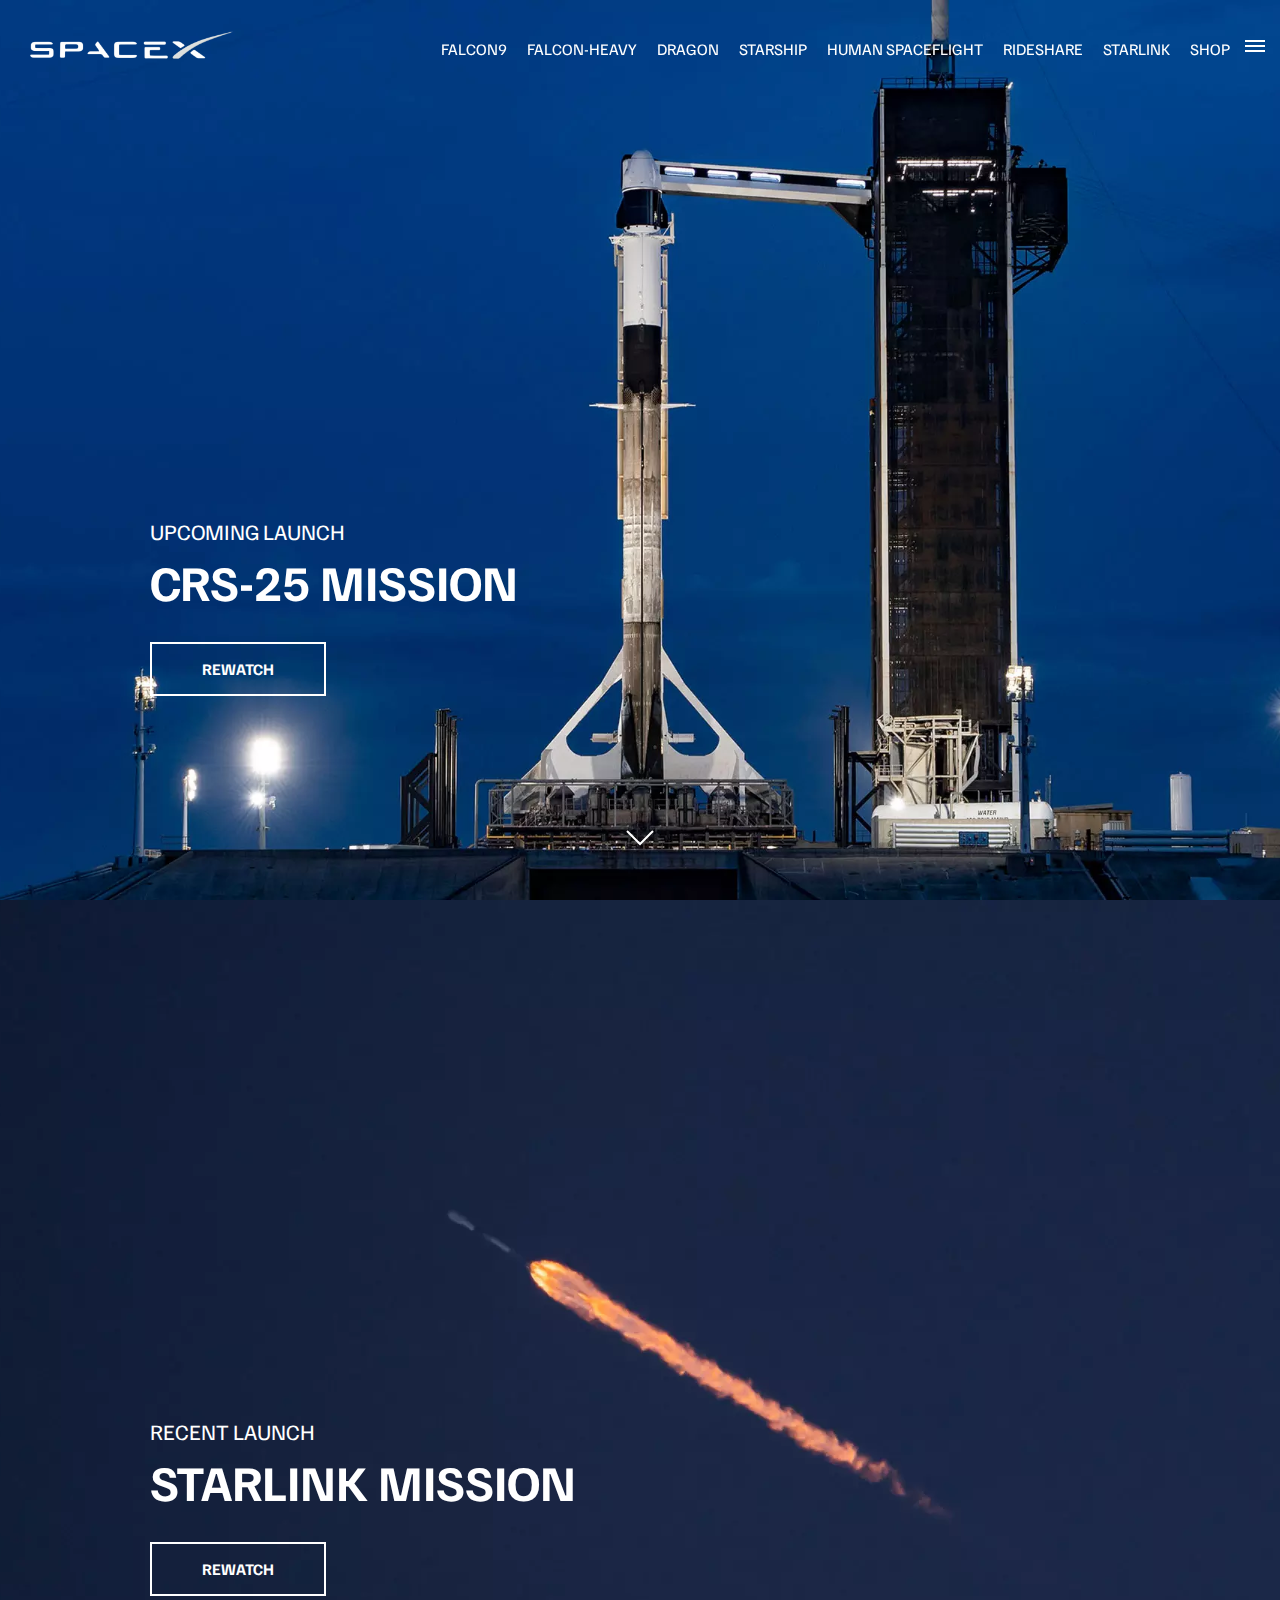
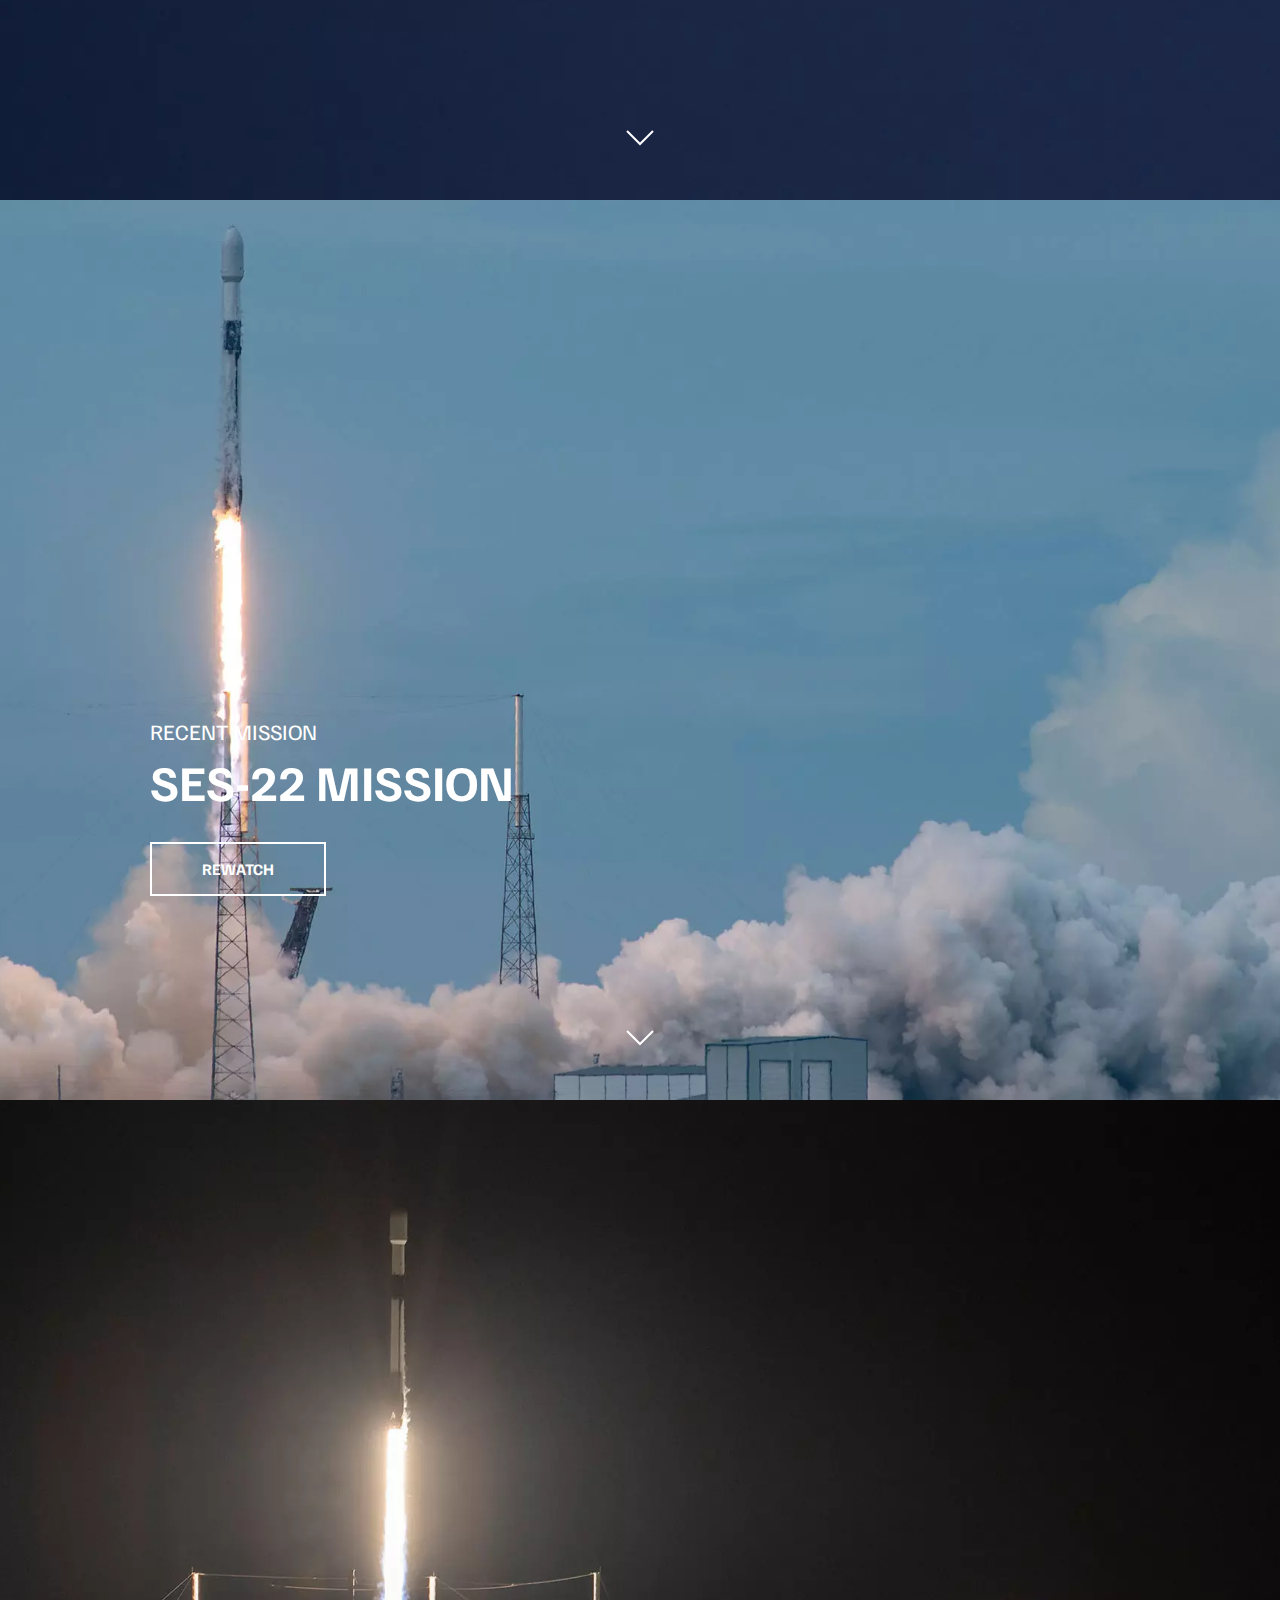
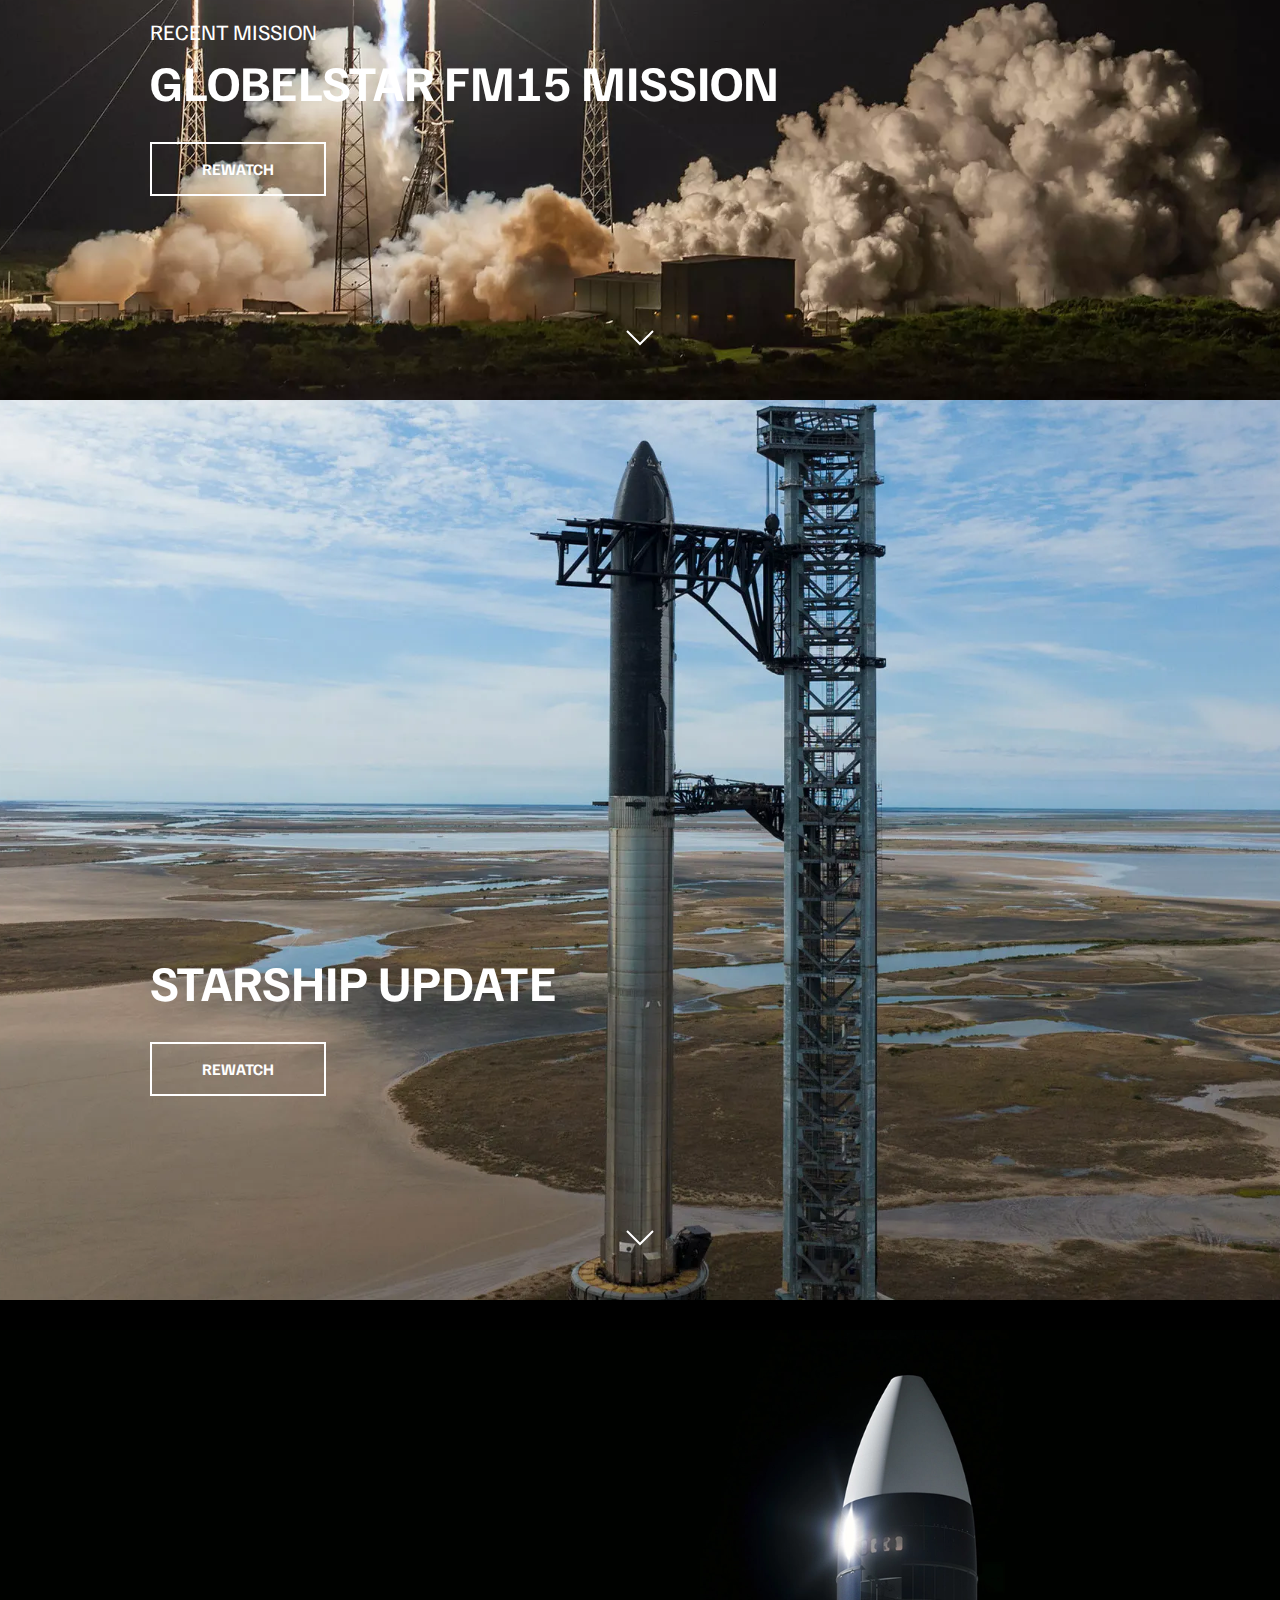
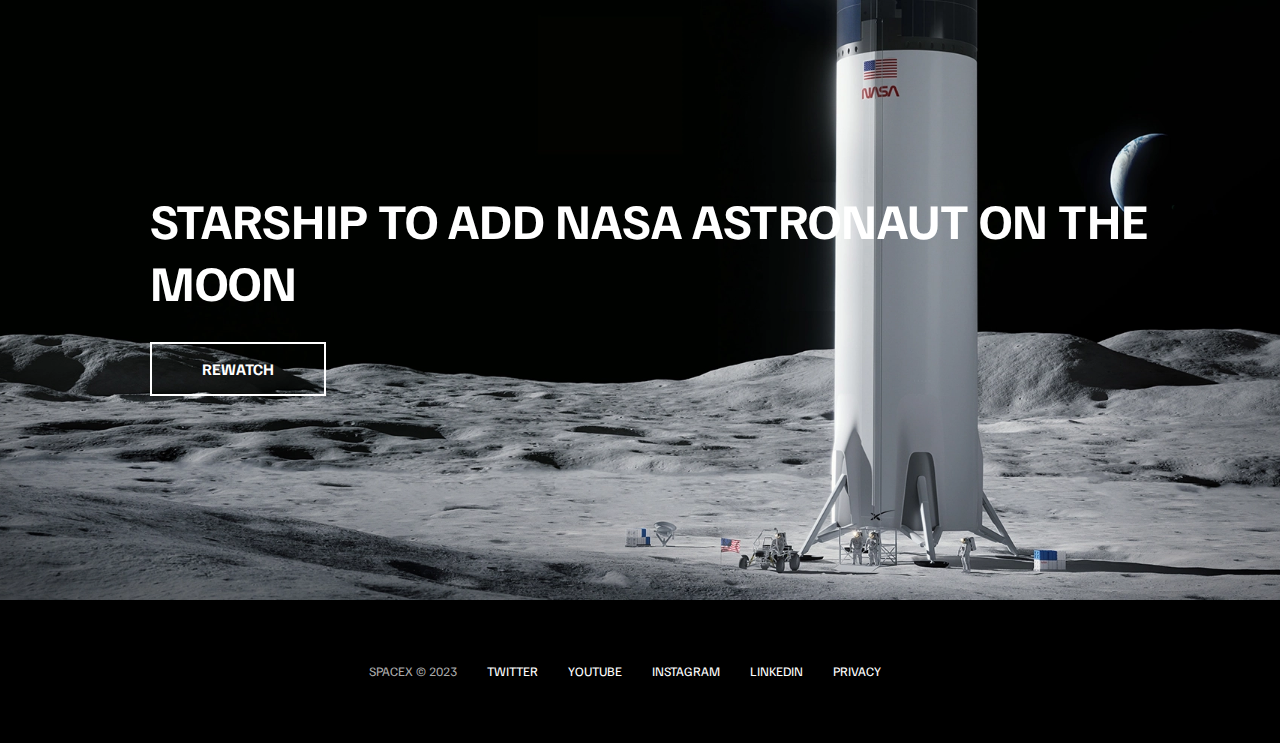
<file: index.html>
<!DOCTYPE html>
<html lang="en">

<head>
    <meta charset="UTF-8">
    <meta name="viewport" content="width=device-width, initial-scale=1.0">
    <title>SpaceX</title>
    <link rel="stylesheet" href="index.css">
    <script src="index.js" defer></script>
</head>

<body>
    <div id="overlay"></div>
    <div id="mobile-menu" class="mobile-main-menu">
        <ul>
            <li><a href="#">Mission</a></li>
            <li><a href="#">Launches</a></li>
            <li><a href="#">Careers</a></li>
            <li><a href="#">Updates</a></li>
            <li><a href="#">Shop</a></li>
            <li class="moblie-only"><a href="falcon9.html">falcon9</a></li>
            <li class="moblie-only"><a href="falcon-heavy.html">falcon-heavy</a></li>
            <li class="moblie-only"><a href="dragon.html">dragon</a></li>
            <li class="moblie-only"><a href="#">Starship</a></li>
            <li class="moblie-only"><a href="#">Human Spaceflight</a></li>
            <li class="moblie-only"><a href="#">Rideshare</a></li>
            <li class="moblie-only"><a href="#">Starlink</a></li>
        </ul>
    </div>
    

        <header class="main-header">
            <div class="logo">
                <a href="index.html">
                    <img src="img/logo.png" alt="SpaceX">
                </a>
            </div>
            <nav class="desktop-main-menu">
                <ul>
                    <li><a href="falcon9.html">falcon9</a></li>
                    <li><a href="falcon-heavy.html">falcon-heavy</a></li>
                    <li><a href="dragon.html">dragon</a></li>
                    <li><a href="#">Starship</a></li>
                    <li><a href="#">Human Spaceflight</a></li>
                    <li><a href="#">Rideshare</a></li>
                    <li><a href="#">Starlink</a></li>
                    <li><a href="#">shop</a></li>

                </ul>

            </nav>
        </header>

        <!-- Hamburger Menu -->

        <button id="menu-btn" class="Hamburger" type="button">
            <span class="hamburger-top"></span>
            <span class="hamburger-middle"></span>
            <span class="hamburger-bottom"></span>
        </button>


        <!-- Section A -->
        <section class="section-a">
            <div class="section-inner">
                <h4>Upcoming Launch</h4>
                <h2>CRS-25 Mission</h2>
                <a href="#" class="btn">
                    <div class="hover"></div>
                    <span>Rewatch</span>
                </a>

            </div>
            <div class="scroll-arrow">
                <svg width="30px" height="20px">
                    <path stroke="#ffffff" fill="none" stroke-width="2px"
                        d="M2.000,5.000 L15.000,18.000 L28.000,5.000 ">
                    </path>
                </svg>

            </div>

        </section>

        <!-- Section B -->
        <section class="section-b">
            <div class="section-inner">
                <h4>Recent Launch</h4>
                <h2>Starlink Mission</h2>
                <a href="#" class="btn">
                    <div class="hover"></div>
                    <span>Rewatch</span>
                </a>

            </div>
            <div class="scroll-arrow">
                <svg width="30px" height="20px">
                    <path stroke="#ffffff" fill="none" stroke-width="2px"
                        d="M2.000,5.000 L15.000,18.000 L28.000,5.000 ">
                    </path>
                </svg>

            </div>

        </section>

        <!-- Section c -->
        <section class="section-c">
            <div class="section-inner">
                <h4>Recent Mission</h4>
                <h2>SES-22 Mission</h2>
                <a href="#" class="btn">
                    <div class="hover"></div>
                    <span>Rewatch</span>
                </a>

            </div>
            <div class="scroll-arrow">
                <svg width="30px" height="20px">
                    <path stroke="#ffffff" fill="none" stroke-width="2px"
                        d="M2.000,5.000 L15.000,18.000 L28.000,5.000 ">
                    </path>
                </svg>

            </div>

        </section>

        <!-- Section D -->
        <section class="section-d">
            <div class="section-inner">
                <h4>Recent Mission</h4>
                <h2>Globelstar FM15 Mission</h2>
                <a href="#" class="btn">
                    <div class="hover"></div>
                    <span>Rewatch</span>
                </a>

            </div>
            <div class="scroll-arrow">
                <svg width="30px" height="20px">
                    <path stroke="#ffffff" fill="none" stroke-width="2px"
                        d="M2.000,5.000 L15.000,18.000 L28.000,5.000 ">
                    </path>
                </svg>

            </div>

        </section>

        <!-- Section E -->
        <section class="section-e">
            <div class="section-inner">
                <h2>Starship Update</h2>
                <a href="#" class="btn">
                    <div class="hover"></div>
                    <span>Rewatch</span>
                </a>

            </div>
            <div class="scroll-arrow">
                <svg width="30px" height="20px">
                    <path stroke="#ffffff" fill="none" stroke-width="2px"
                        d="M2.000,5.000 L15.000,18.000 L28.000,5.000 ">
                    </path>
                </svg>

            </div>

        </section>

        <!-- Section F -->
        <section class="section-f">
            <div class="section-inner">
                <h2>Starship to add NASA astronaut on the moon</h2>
                <a href="#" class="btn">
                    <div class="hover"></div>
                    <span>Rewatch</span>
                </a>

            </div>

        </section>

        <footer>
            <ul>
                <li>SpaceX &copy; 2023</li>
                <li><a href="#">Twitter</a></li>
                <li><a href="#">Youtube</a></li>
                <li><a href="#">Instagram</a></li>
                <li><a href="#">LinkedIn</a></li>
                <li><a href="#">Privacy</a></li>
            </ul>
        </footer>



</body>

</html>
</file>
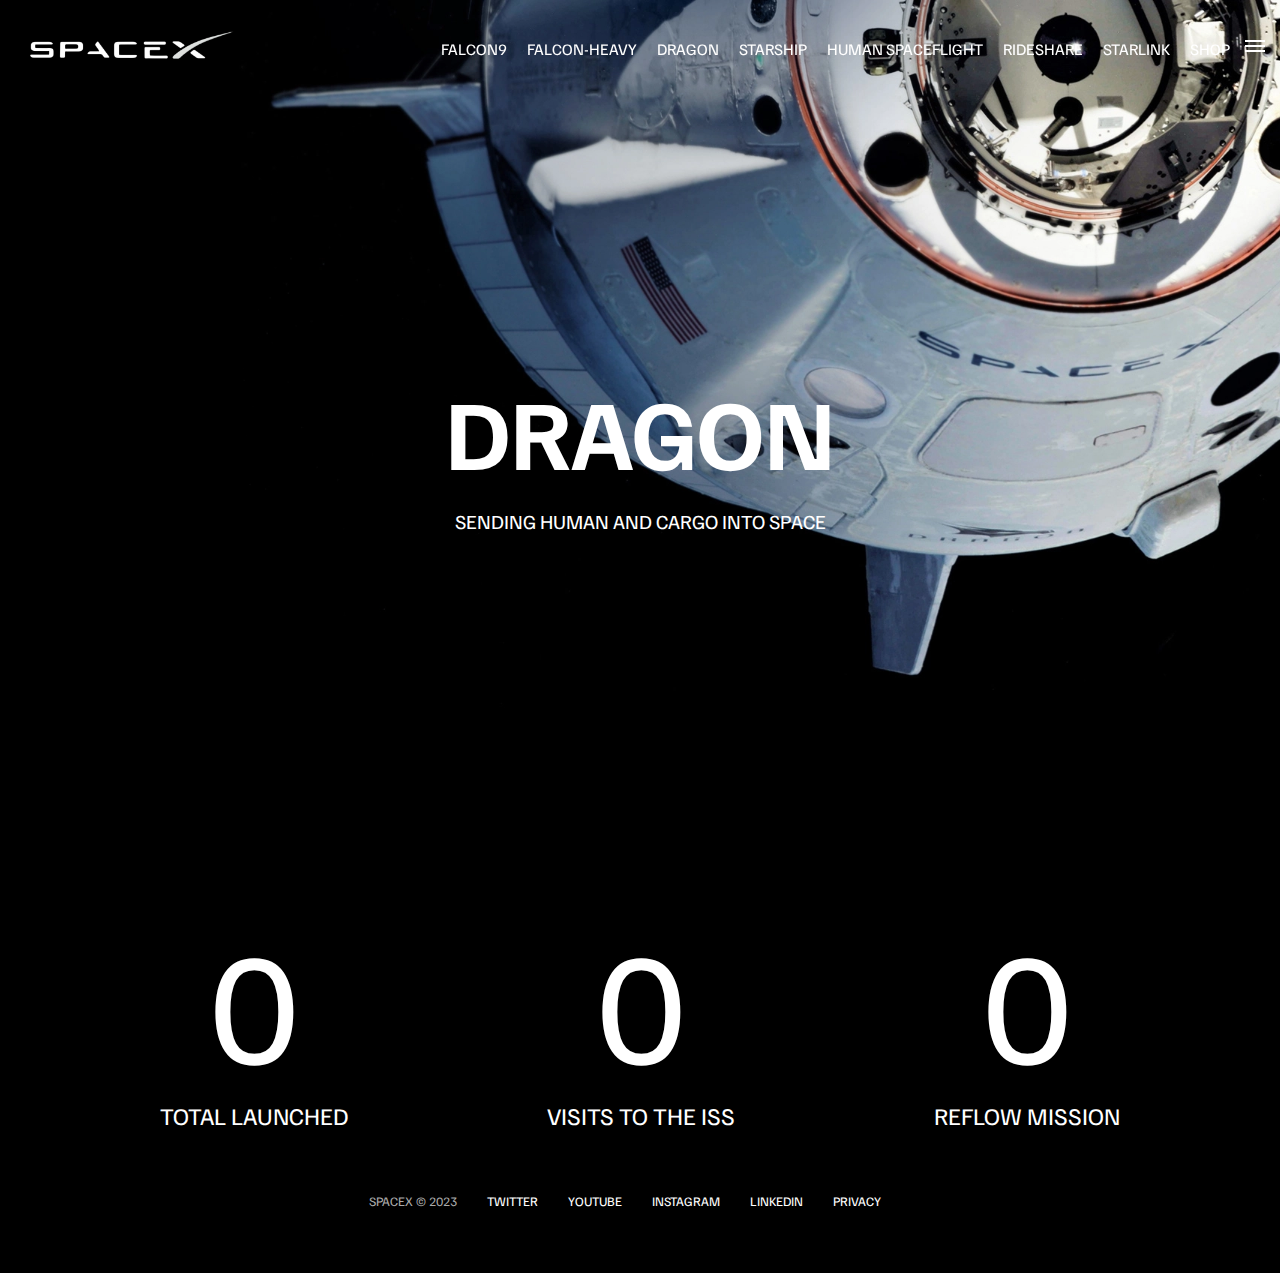
<file: dragon.html>
<!DOCTYPE html>
<html lang="en">

<head>
    <meta charset="UTF-8">
    <meta name="viewport" content="width=device-width, initial-scale=1.0">
    <title>Dragon</title>
    <link rel="stylesheet" href="index.css">
    <script src="index.js" defer></script>
</head>

<body>
    <div id="overlay"></div>
    <div id="mobile-menu" class="mobile-main-menu">
        <ul>
            <li><a href="#">Mission</a></li>
            <li><a href="#">Launches</a></li>
            <li><a href="#">Careers</a></li>
            <li><a href="#">Updates</a></li>
            <li><a href="#">Shop</a></li>
            <li class="moblie-only"><a href="falcon9.html">falcon9</a></li>
            <li class="moblie-only"><a href="falcon-heavy.html">falcon-heavy</a></li>
            <li class="moblie-only"><a href="dragon.html">dragon</a></li>
            <li class="moblie-only"><a href="#">Starship</a></li>
            <li class="moblie-only"><a href="#">Human Spaceflight</a></li>
            <li class="moblie-only"><a href="#">Rideshare</a></li>
            <li class="moblie-only"><a href="#">Starlink</a></li>
        </ul>
    </div>


    <header class="main-header">
        <div class="logo">
            <a href="index.html">
                <img src="img/logo.png" alt="SpaceX">
            </a>
        </div>
        <nav class="desktop-main-menu">
            <ul>
                <li><a href="falcon9.html">falcon9</a></li>
                <li><a href="falcon-heavy.html">falcon-heavy</a></li>
                <li><a href="dragon.html">dragon</a></li>
                <li><a href="#">Starship</a></li>
                <li><a href="#">Human Spaceflight</a></li>
                <li><a href="#">Rideshare</a></li>
                <li><a href="#">Starlink</a></li>
                <li><a href="#">shop</a></li>

            </ul>

        </nav>
    </header>

    <!-- Hamburger Menu -->

    <button id="menu-btn" class="Hamburger" type="button">
        <span class="hamburger-top"></span>
        <span class="hamburger-middle"></span>
        <span class="hamburger-bottom"></span>
    </button>

    <section class="section-animate bg-dragon"></section>
    <div class="section-inner-center">
      <h3> Dragon</h3>
      <p> Sending Human and cargo into space</p>
    </div>    
    <div class="stats">
        <div>
            <span class="counter" data-target="34">0</span>
            <h4>Total Launched</h4>
        </div>
        <div>
            <span class="counter" data-target="31">0</span>
            <h4>Visits to the ISS</h4>
        </div>
        <div>
            <span class="counter" data-target="13">0</span>
            <h4>Reflow Mission</h4>
        </div>
    </div>

    <footer>
        <ul>
            <li>SpaceX &copy; 2023</li>
            <li><a href="#">Twitter</a></li>
            <li><a href="#">Youtube</a></li>
            <li><a href="#">Instagram</a></li>
            <li><a href="#">LinkedIn</a></li>
            <li><a href="#">Privacy</a></li>
        </ul>
    </footer>



</body>

</html>
</file>
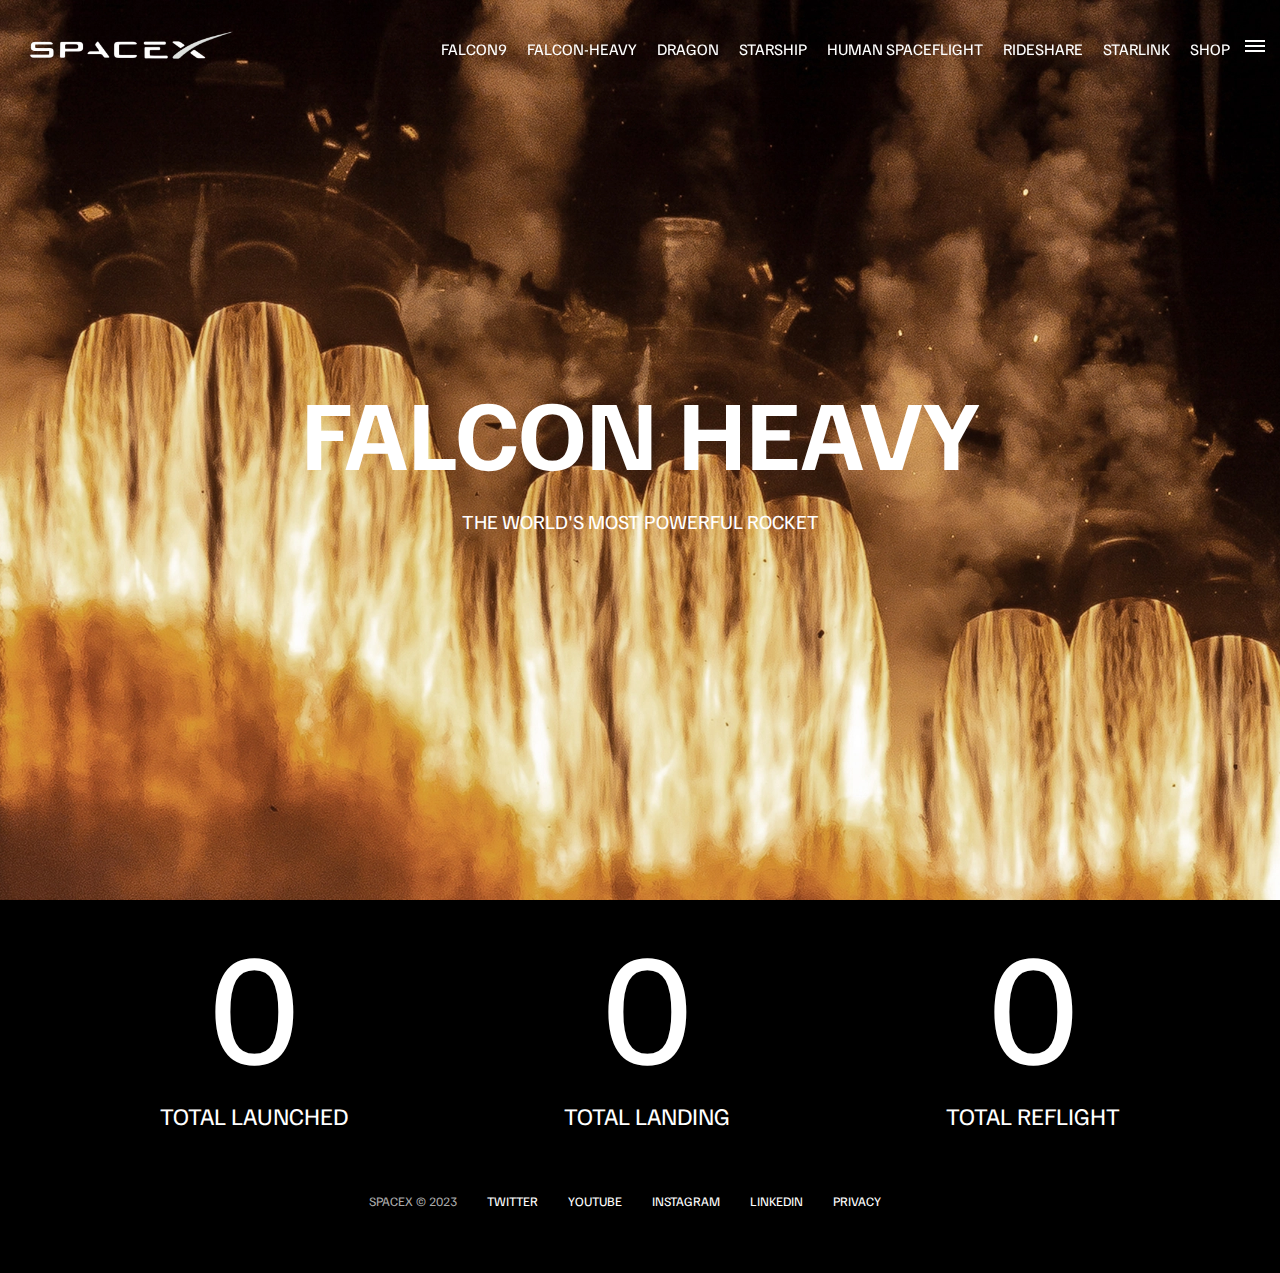
<file: falcon-heavy.html>
<!DOCTYPE html>
<html lang="en">

<head>
    <meta charset="UTF-8">
    <meta name="viewport" content="width=device-width, initial-scale=1.0">
    <title>SpaceX-falcon Heavy</title>
    <link rel="stylesheet" href="index.css">
    <script src="index.js" defer></script>
</head>

<body>
    <div id="overlay"></div>
    <div id="mobile-menu" class="mobile-main-menu">
        <ul>
            <li><a href="#">Mission</a></li>
            <li><a href="#">Launches</a></li>
            <li><a href="#">Careers</a></li>
            <li><a href="#">Updates</a></li>
            <li><a href="#">Shop</a></li>
            <li class="moblie-only"><a href="falcon9.html">falcon9</a></li>
            <li class="moblie-only"><a href="falcon-heavy.html">falcon-heavy</a></li>
            <li class="moblie-only"><a href="dragon.html">dragon</a></li>
            <li class="moblie-only"><a href="#">Starship</a></li>
            <li class="moblie-only"><a href="#">Human Spaceflight</a></li>
            <li class="moblie-only"><a href="#">Rideshare</a></li>
            <li class="moblie-only"><a href="#">Starlink</a></li>
        </ul>
    </div>


    <header class="main-header">
        <div class="logo">
            <a href="index.html">
                <img src="img/logo.png" alt="SpaceX">
            </a>
        </div>
        <nav class="desktop-main-menu">
            <ul>
                <li><a href="falcon9.html">falcon9</a></li>
                <li><a href="falcon-heavy.html">falcon-heavy</a></li>
                <li><a href="dragon.html">dragon</a></li>
                <li><a href="#">Starship</a></li>
                <li><a href="#">Human Spaceflight</a></li>
                <li><a href="#">Rideshare</a></li>
                <li><a href="#">Starlink</a></li>
                <li><a href="#">shop</a></li>

            </ul>

        </nav>
    </header>

    <!-- Hamburger Menu -->

    <button id="menu-btn" class="Hamburger" type="button">
        <span class="hamburger-top"></span>
        <span class="hamburger-middle"></span>
        <span class="hamburger-bottom"></span>
    </button>

    <section class="section-animate bg-falcon-heavy"></section>
    <div class="section-inner-center">
      <h3>Falcon Heavy</h3>
      <p>The world's Most powerful rocket</p>
    </div>    
    <div class="stats">
        <div>
            <span class="counter" data-target="10">0</span>
            <h4>Total Launched</h4>
        </div>
        <div>
            <span class="counter" data-target="8">0</span>
            <h4>Total Landing</h4>
        </div>
        <div>
            <span class="counter" data-target="9">0</span>
            <h4>Total Reflight</h4>
        </div>
    </div>

    <footer>
        <ul>
            <li>SpaceX &copy; 2023</li>
            <li><a href="#">Twitter</a></li>
            <li><a href="#">Youtube</a></li>
            <li><a href="#">Instagram</a></li>
            <li><a href="#">LinkedIn</a></li>
            <li><a href="#">Privacy</a></li>
        </ul>
    </footer>



</body>

</html>
</file>
<file: index.css>
@import url('https://fonts.googleapis.com/css2?family=Familjen+Grotesk:wght@400;500;600;700&family=Kaushan+Script&family=Poppins&display=swap');

*,
*::before,
*::after {
    margin: 0;
    padding: 0;
    box-sizing: border-box;
}


body {
    font-family: 'Familjen Grotesk', sans-serif;
    background: #000;
    color: #fff;
}

a {
    text-decoration: none;
    color: #fff;
}

ul {
    list-style: none;
}

/* Header / Navbar */

.main-header {
    position: fixed;
    top: 0;
    left: 0;
    width: 100%;
    z-index: 2;
    display: flex;
    justify-content: space-between;
    align-items: center;
    text-transform: uppercase;
    height: 100px;
    padding: 0 30px;
}

/* logo */

.logo {
    width: 210px;
    height: auto;
}

.logo img {
    display: block;
    width: 100%;
    height: auto;
}

/* desktop menu */

.desktop-main-menu {
    margin-right: 50xp;
}

.desktop-main-menu ul {
    display: flex;
}

.desktop-main-menu ul li {
    position: relative;
    margin-right: 20px;
    padding-bottom: 2px;
}

/* Menu item bottom border */

.desktop-main-menu ul li a::after {
    content: '';
    position: absolute;
    bottom: 0;
    left: 0;
    width: 100%;
    height: 1px;
    background: #fff;
    transform: scaleX(0);
    transition: transform 0.6s cubic-bezier(0.19, 1, 0.22, 1);
    transform-origin: right center;
}

.desktop-main-menu ul li a:hover::after {
    transform: scaleX(1);
    transform-origin: left center;
    transition-duration: 0.4s;

}


/* section */

section {
    position: relative;
    height: 100vh;
    background-position: center center;
    background-repeat: no-repeat;
    background-size: cover;
    text-transform: uppercase;
}

.section-inner {
    position: absolute;
    bottom: 200px;
    left: 150px;
    min-width: 560px;
}

.section-inner h4 {
    font-size: 22px;
    margin-bottom: 5px;
    font-weight: 300;
    animation: fadeInUp 0.5s ease-in-out;
}

.section-inner h2 {
    font-size: 50px;
    font-weight: 700;
    margin-bottom: 20px;
    animation: fadeInUp 0.5s ease-in-out 0.2s;
    animation-fill-mode: both;
    /* Stop from showing at start  */
}

.section-a a {
    animation: fadeInUp 0.5s ease-in-out 0.4s;
}

/* Background img/ */

.section-a {
    background-image: url('img/section-a.webp');
}

.section-b {
    background-image: url('img/section-b.webp');
}

.section-c {
    background-image: url('img/section-c.webp');
}

.section-d {
    background-image: url('img/section-d.webp');
}

.section-e {
    background-image: url('img/section-e.webp');
}

.section-f {
    background-image: url('img/section-f.webp');
}

.btn {
    position: relative;
    display: inline-block;
    cursor: pointer;
    text-align: center;
    min-width: 130px;
    padding: 15px 50px;
    margin-top: 10px;
    border: 2px solid #fff;
    text-transform: uppercase;
    font-weight: bold;
    overflow: hidden;
    z-index: 1;

}

.btn:hover span {
    color: #000;
}

.btn .hover {
    position: absolute;
    top: 0;
    left: 0;
    width: 100%;
    height: 100%;
    background-color: #fff;
    color: #000;
    z-index: -1;
    transform: translateY(100%);
    transition: transform 0.6s cubic-bezier(0.19, 1, 0.22, 1);
}

.btn:hover .hover {
    transform: translateX(0);
}

.scroll-arrow {
    position: absolute;
    bottom: 50px;
    left: 50%;
    transform: translateX(-50%);
    animation: fadeInUp 5s infinite;
}


/* Footer */

footer {
    position: relative;
    padding: 55px 0;
}

footer ul {
    display: flex;
    justify-content: center;
    align-items: center;
    flex-wrap: wrap;
}

footer ul li {
    margin-right: 30px;
    color: #aaa;
    text-transform: uppercase;
    font-size: 13px;
    line-height: 2.5;
}

footer ul li a {
    color: #fff;
    transition: color 0.6s;
}

footer ul li a:hover {
    color: #aaa;
}

/* hamburger menu */
.Hamburger {
    position: fixed;
    top: 40px;
    right: 15px;
    z-index: 10;
    cursor: pointer;
    width: 20px;
    height: 20px;
    background: none;
    border: none;
}

.hamburger-top,
.hamburger-middle,
.hamburger-bottom {
    position: absolute;
    width: 20px;
    height: 2px;
    top: 0;
    left: 0;
    background: #fff;
    transition: all 0.5s;
}

.hamburger-middle {
    transform: translateY(5px);
}

.hamburger-bottom {
    transform: translateY(10px);
}

/* Transition hamburger toX when open */

.open {
    transform: rotate(90deg);
}


.open .hamburger-top {
    transform: rotate(45deg) translateY(6px) translateX(6px);
}

.open .hamburger-middle {
    display: none;
}

.open .hamburger-bottom {
    transform: rotate(-45deg) translateY(6px) translateX(-6px)
}

/* overlay */

.overlay-show {
    position: fixed;
    top: 0;
    left: 0;
    width: 100%;
    height: 100%;
    background-color: rgba(0, 0, 0, 0.5);
    z-index: 2;
}

.stop-scrolling {
    overflow: hidden;
}

/* Hide mobile main menu */
.moblie-only {
    display: none;
}

/* mobile menu */

.mobile-main-menu {
    position: fixed;
    top: 0;
    right: 0;
    width: 350px;
    height: 100%;
    z-index: 2;
    background: #000;
    display: flex;
    align-items: center;
    justify-content: center;
    transform: translateX(100%);
    transition: transform 0.6s cubic-bezier(0.19, 1, 0.22, 1);
}

/* bring menu from right */

.show-menu {
    transform: translateX(0);
}

.mobile-main-menu ul {
    display: flex;
    flex-direction: column;
    align-items: end;
    justify-content: center;
    padding: 50px;
    width: 100%;

}

.mobile-main-menu ul li {
    margin-bottom: 20px;
    font-size: 18px;
    text-transform: uppercase;
    border-bottom: 1px #555 dotted;
    width: 100%;
    text-align: right;
    padding-bottom: 8px;
}

.mobile-main-menu ul li a {
    color: #fff;
    transition: color 0.6s;
}

.mobile-main-menu ul li a:hover {
    color: #aaa;
}


/* inner pages */

.bg-falcon-9 {
    background-image: url(img/falcon-9.webp);
    background-position: center;

}
.bg-falcon-heavy {
    background-image: url(img/falcon-heavy.webp);
    background-position: center;

}
.bg-dragon {
    background-image: url(img/dragon.webp);
    background-position: center;

}


.section-animate {
    animation: fadeIn 2s ease-in-out;
}

.section-inner-center {
    position: absolute;
    top: 50%;
    left: 50%;
    transform: translate(-50%, -50%);
    text-transform: uppercase;
    text-align: center;
    width: 80%;
}

.section-inner-center h3 {
    font-size: 100px;
    margin-bottom: 15px;
    animation: fadeInUp 0.5s ease-in-out;
}

.section-inner-center p {
    font-size: 20px;
    animation: fadeInUp 0.5s ease-in-out;
    animation-fill-mode: both;
}

/* Stats */

.stats {
    max-width: 960px;
    margin: 0  auto;
    display: flex;
    align-items: center;
    justify-content: space-between;
    text-align: center;
    text-transform: uppercase;
}

.stats div span {
    font-size: 160px;
}

.stats div h4{
    font-size: 24px;
    font-weight: 300;
}

/* Animations */

@keyframes fadeInUp {
    0% {
        opacity: 0;
        transform: translateY(140px);
    }

    100% {
        opacity: 1;
        transform: translateY(0);

    }
}

@keyframes fadeIn {
    0% {
        opacity: 0;

    }

    100% {
        opacity: 1;


    }
}

@keyframes fadeBounce {

    0%,
    20%,
    50%,
    80%,
    100% {
        opacity: 0;
        transform: translateY(-20px);
    }

    40% {
        opacity: 1;
        transform: translateY(0);
    }
}

/* Media Queries */

@media(max-width:960px) {

    /* Hide desktop menu */
    .desktop-main-menu {
        display: none;
    }

    /* show main mobile main menu */
    .moblie-only {
        display: block;
    }

    .section-inner-center h3{
        font-size: 75xp;
    }
}



@media(max-width:600px) {
    .section-inner {
        bottom: 75px;
        left: 20px;
    }

    .section-inner h2 {
        font-size: 40px;
    }

    footer ul li:first-child {
        position: absolute;
        top: 30px;
        left: 50%;
        transform: translate(-50%, -50%);
    }

    footer ul li {
        margin-right: 15px;
    }

    .logo {
        width: 150px;
        margin: auto;
    }

    

    .section-inner-center h3{
        font-size: 50px;
    }
    /* stats */
    .stats{
        flex-direction:column ;
    }
    .stats div{
        margin-bottom: 20px;
    }
}
</file>
